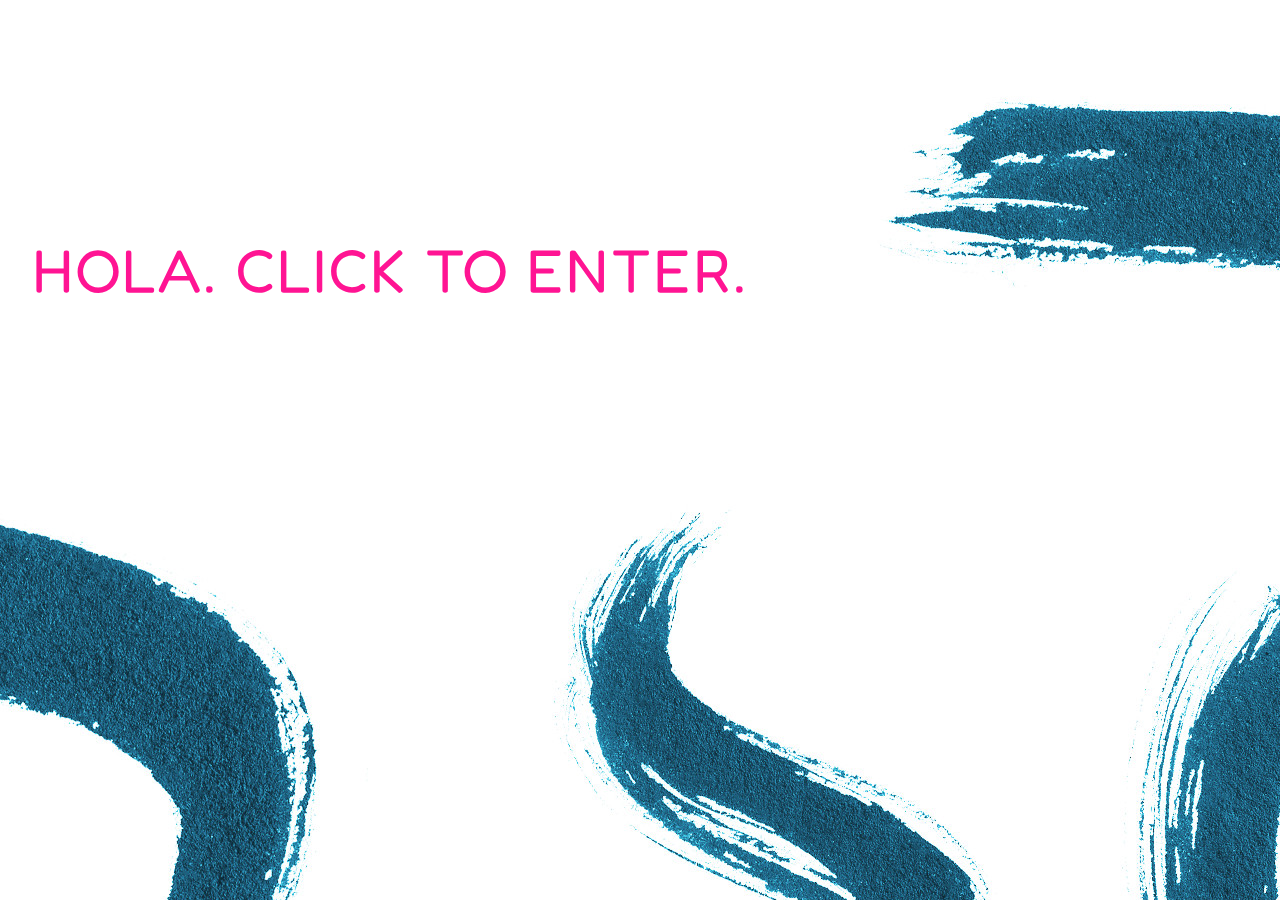
<file: index.html>
<!DOCTYPE html>
<html>
<head>
    <meta charset="utf-8">
    <meta name="viewport" content="width=device-width, initial-scale=1">
    <title>Michelle Jolliffe | Graphic & Web Design</title>
    <link rel="stylesheet" href="css/style.css">
    <link href='http://fonts.googleapis.com/css?family=Fredoka+One' rel='stylesheet' type='text/css'>
    <link href='http://fonts.googleapis.com/css?family=Nixie+One' rel='stylesheet' type='text/css'>
    <link href="css/lightbox.css" rel="stylesheet">
</head>
<style>
    html {
     background: url("img/bg.jpg") fixed no-repeat;
    }
</style>
<body>
   <main id="home">
       <h1><a href="work.html">HOLA. CLICK TO ENTER.</a></h1>
   </main>
</body>
</html>
</file>
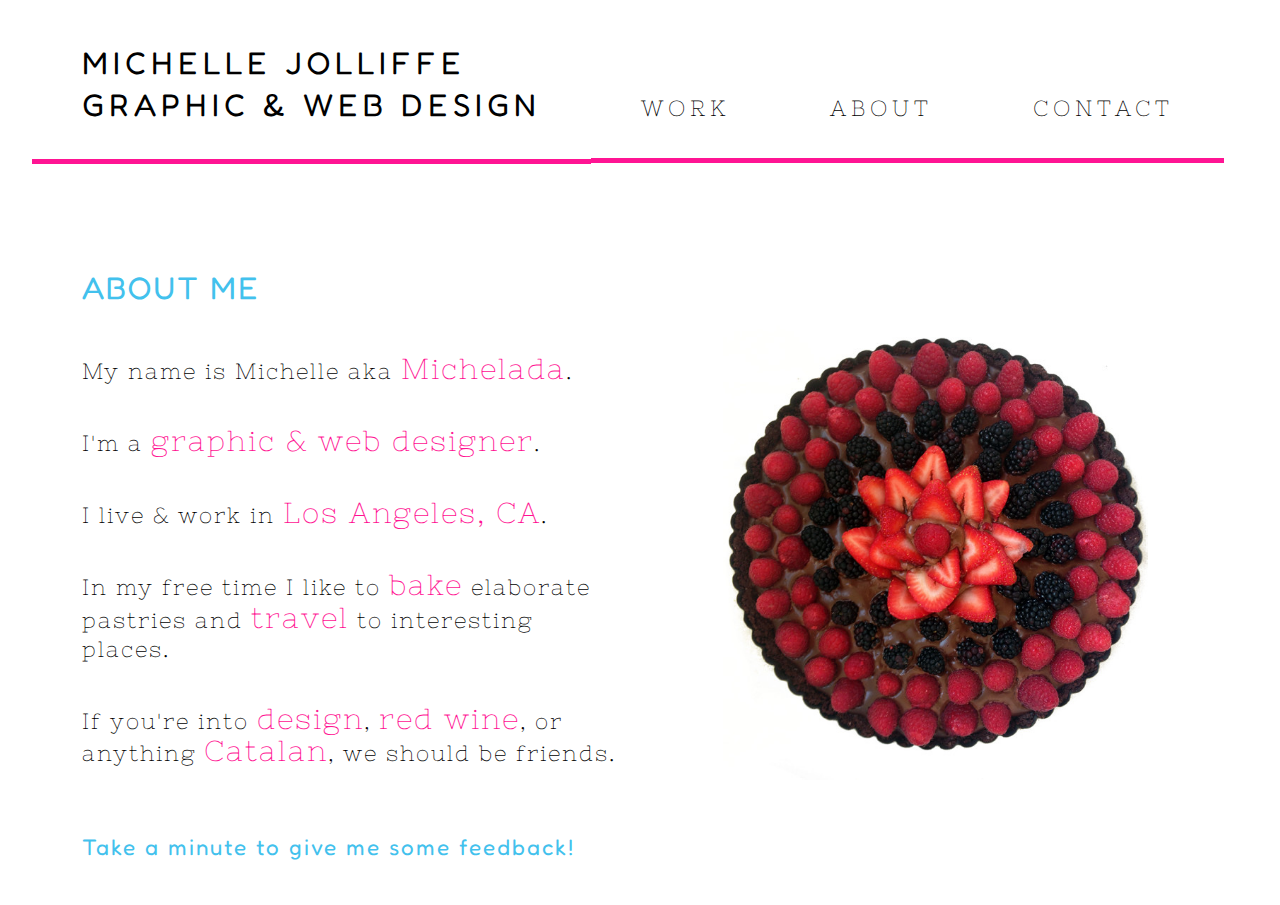
<file: about.html>
<!DOCTYPE html>
<html>
<head>
    <meta charset="utf-8">
    <meta name="viewport" content="width=device-width, initial-scale=1">
    <title>Michelle Jolliffe | Graphic & Web Design</title>
    <link rel="stylesheet" href="css/style.css">
    <link href='http://fonts.googleapis.com/css?family=Fredoka+One' rel='stylesheet' type='text/css'>
    <link href='http://fonts.googleapis.com/css?family=Nixie+One' rel='stylesheet' type='text/css'>
</head>
<body>
    <header>
        <div class="position">
            <nav>
                <ul>
                    <li class ="list"><a href="work.html"><em>MICHELLE JOLLIFFE<br>GRAPHIC & WEB DESIGN</em></a></li>
                    <li class ="mainlist"><a href="work.html">WORK</a></li>
                    <li class ="mainlist"><a href="about.html">ABOUT</a></li>
                    <li class ="mainlist"><a href="contact.html">CONTACT</a></li>
                </ul>
            </nav>
        </div>
    </header>
    <main>
        <div id="me">
            <img src="img/pastry2.jpg" alt="Chocolate Tart">
        </div>
        <h1><strong>ABOUT ME</strong></h1>
        <h2>My name is Michelle aka <b>Michelada</b>.</h2>
        <h2>I'm a <b>graphic & web designer</b>.</h2>
        <h2>I live & work in <b>Los Angeles, CA</b>.</h2>
        <h2>In my free time I like to <b>bake</b> elaborate pastries and <b>travel</b> to interesting places.</h2>
        <h2>If you're into <b>design</b>, <b>red wine</b>, or anything <b>Catalan</b>, we should be friends.</h2>
    </main>
    <footer><a href="mailto:michelle_jolliffe@alumni.brown.edu">Take a minute to give me some feedback!</a></footer>
</body>
</html>
</file>
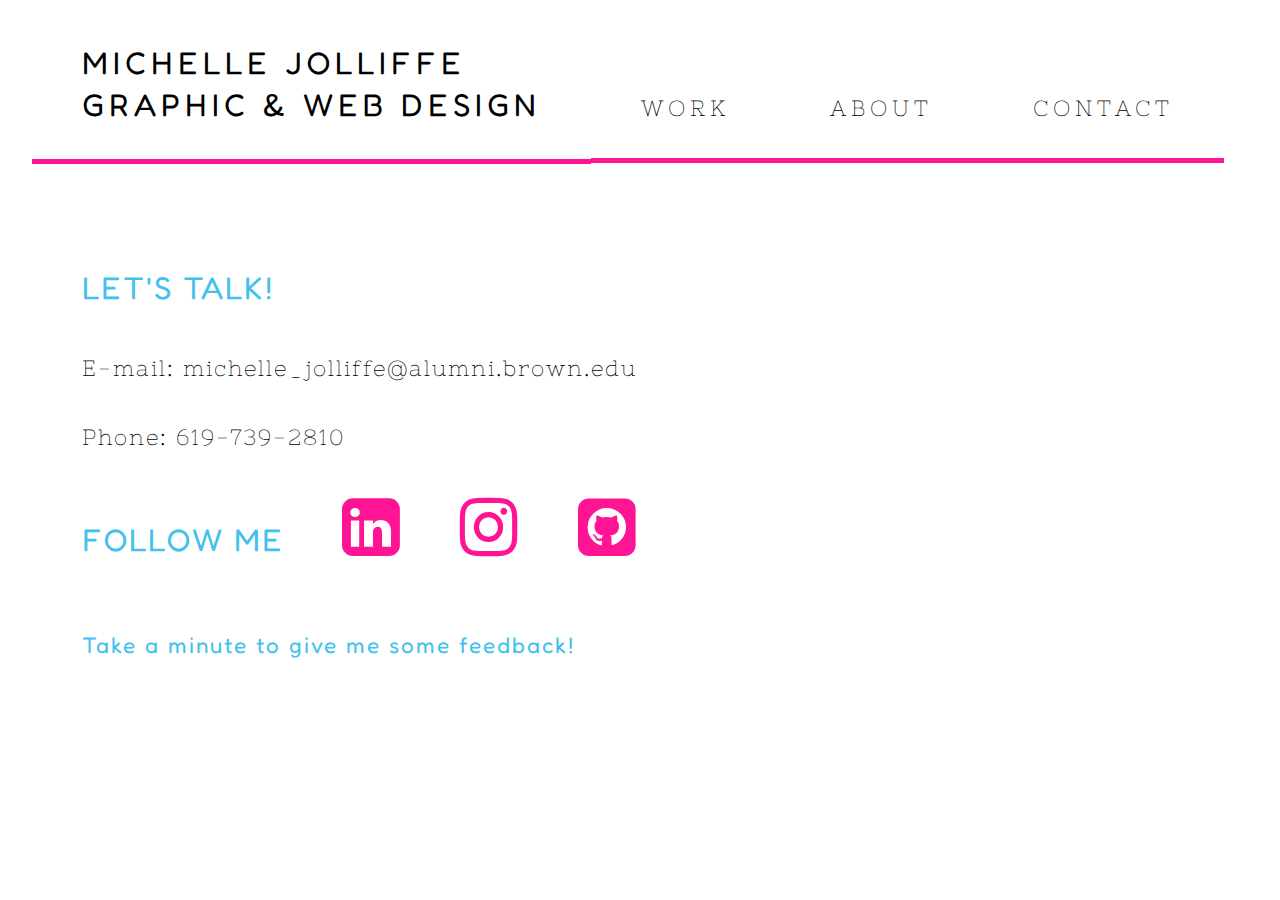
<file: contact.html>
<!DOCTYPE html>
<html>
<head>
    <meta charset="utf-8">
    <meta name="viewport" content="width=device-width, initial-scale=1">
    <title>Michelle Jolliffe | Graphic & Web Design</title>
    <link rel="stylesheet" href="css/style.css">
    <link href='http://fonts.googleapis.com/css?family=Fredoka+One' rel='stylesheet' type='text/css'>
    <link href='http://fonts.googleapis.com/css?family=Nixie+One' rel='stylesheet' type='text/css'>
    <link rel="stylesheet" href="https://maxcdn.bootstrapcdn.com/font-awesome/4.4.0/css/font-awesome.min.css">
</head>
<body>
    <header>
        <div class="position">
            <nav>
                <ul>
                    <li class ="list"><a href="work.html"><em>MICHELLE JOLLIFFE<br>GRAPHIC & WEB DESIGN</em></a></li>
                    <li class ="mainlist"><a href="work.html">WORK</a></li>
                    <li class ="mainlist"><a href="about.html">ABOUT</a></li>
                    <li class ="mainlist"><a href="contact.html">CONTACT</a></li>
                </ul>
            </nav>
        </div>
    </header>
    <main>
        <h1><strong>LET'S TALK!</strong></h1>
        <h2>E-mail: michelle_jolliffe@alumni.brown.edu</h2>
        <h2>Phone: 619-739-2810</h2>
        <h1><strong>FOLLOW ME</strong>
            <a href="https://www.linkedin.com/pub/michelle-jolliffe/37/8b3/8a4"><i class="fa fa-linkedin-square fa-3x"></i></a>
            <a href="https://instagram.com/michellejolliffe/"><i class="fa fa-instagram fa-3x"></i></a>
            <a href="https://github.com/mjolliffe"><i class="fa fa-github-square fa-3x"></i></a>
        </h1>
    <footer><a href="mailto:michelle_jolliffe@alumni.brown.edu">Take a minute to give me some feedback!</a></footer>
    </main>
</body>
</html>
</file>
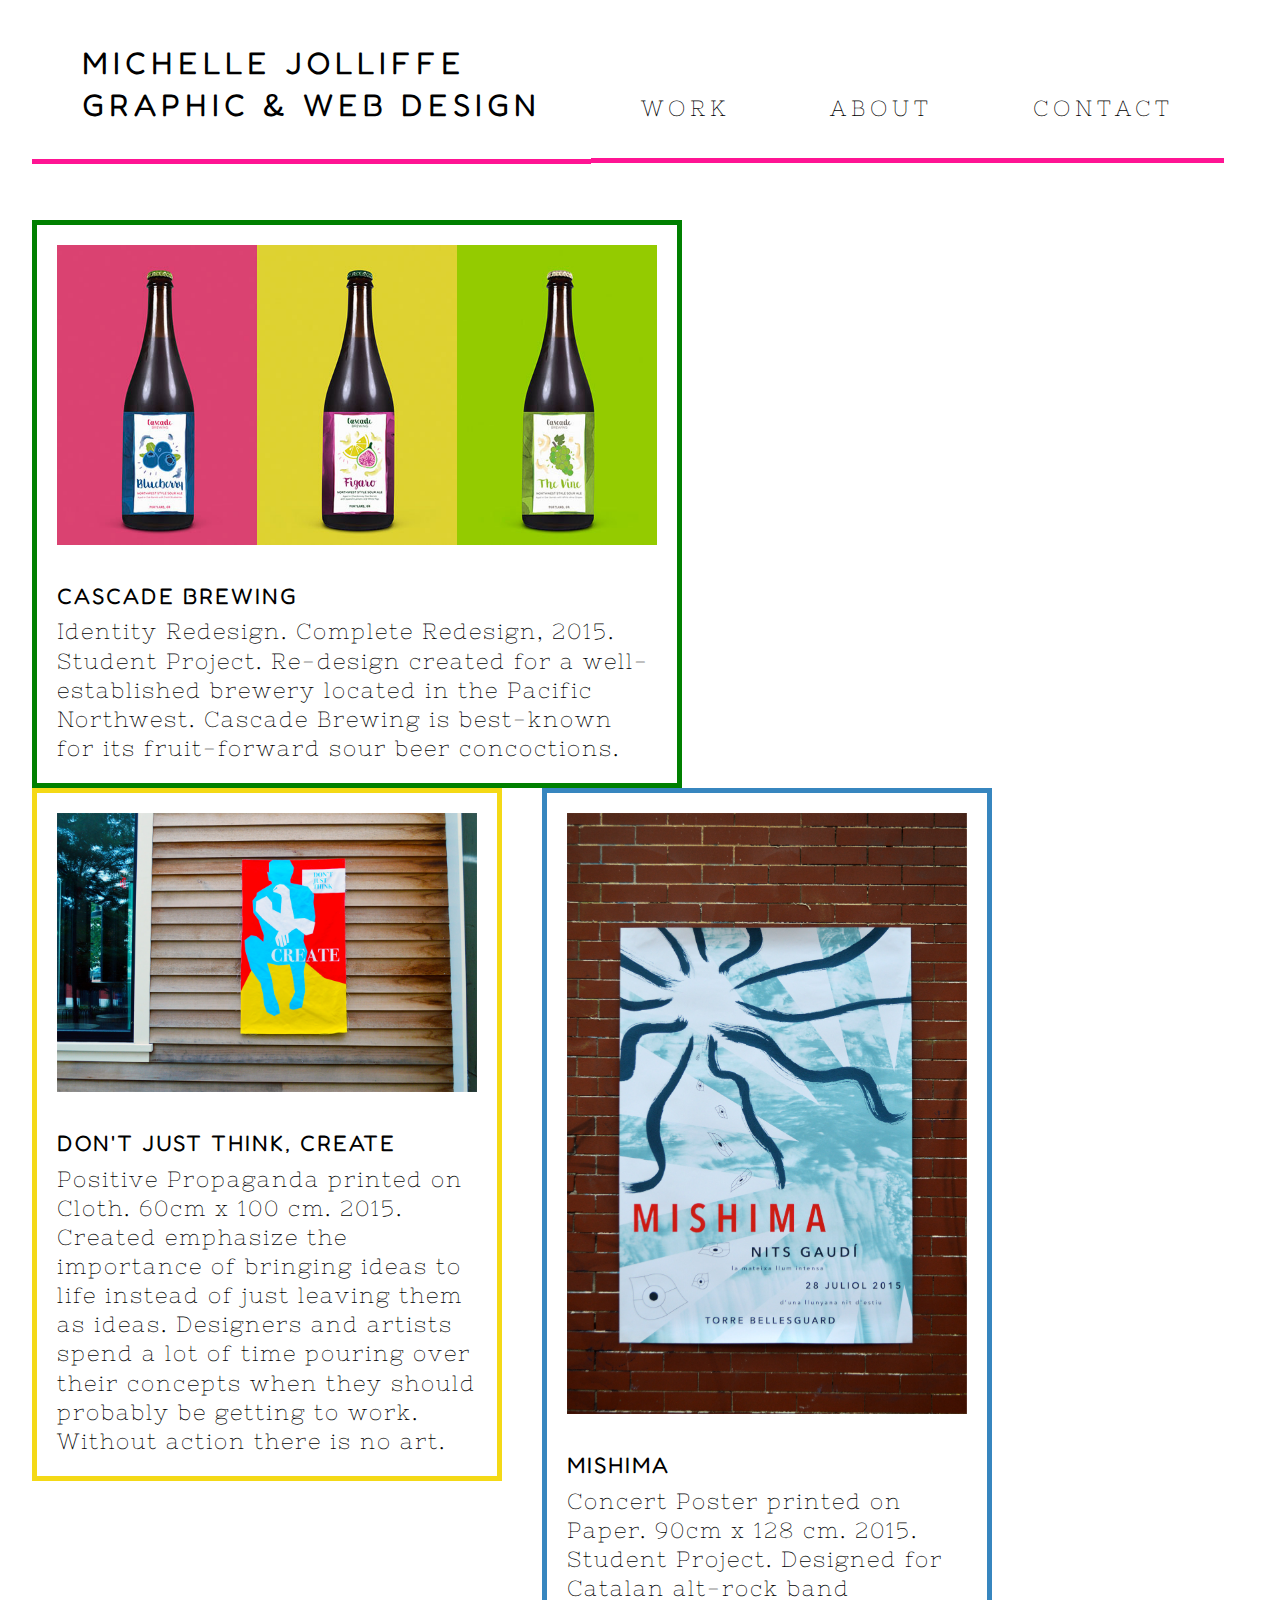
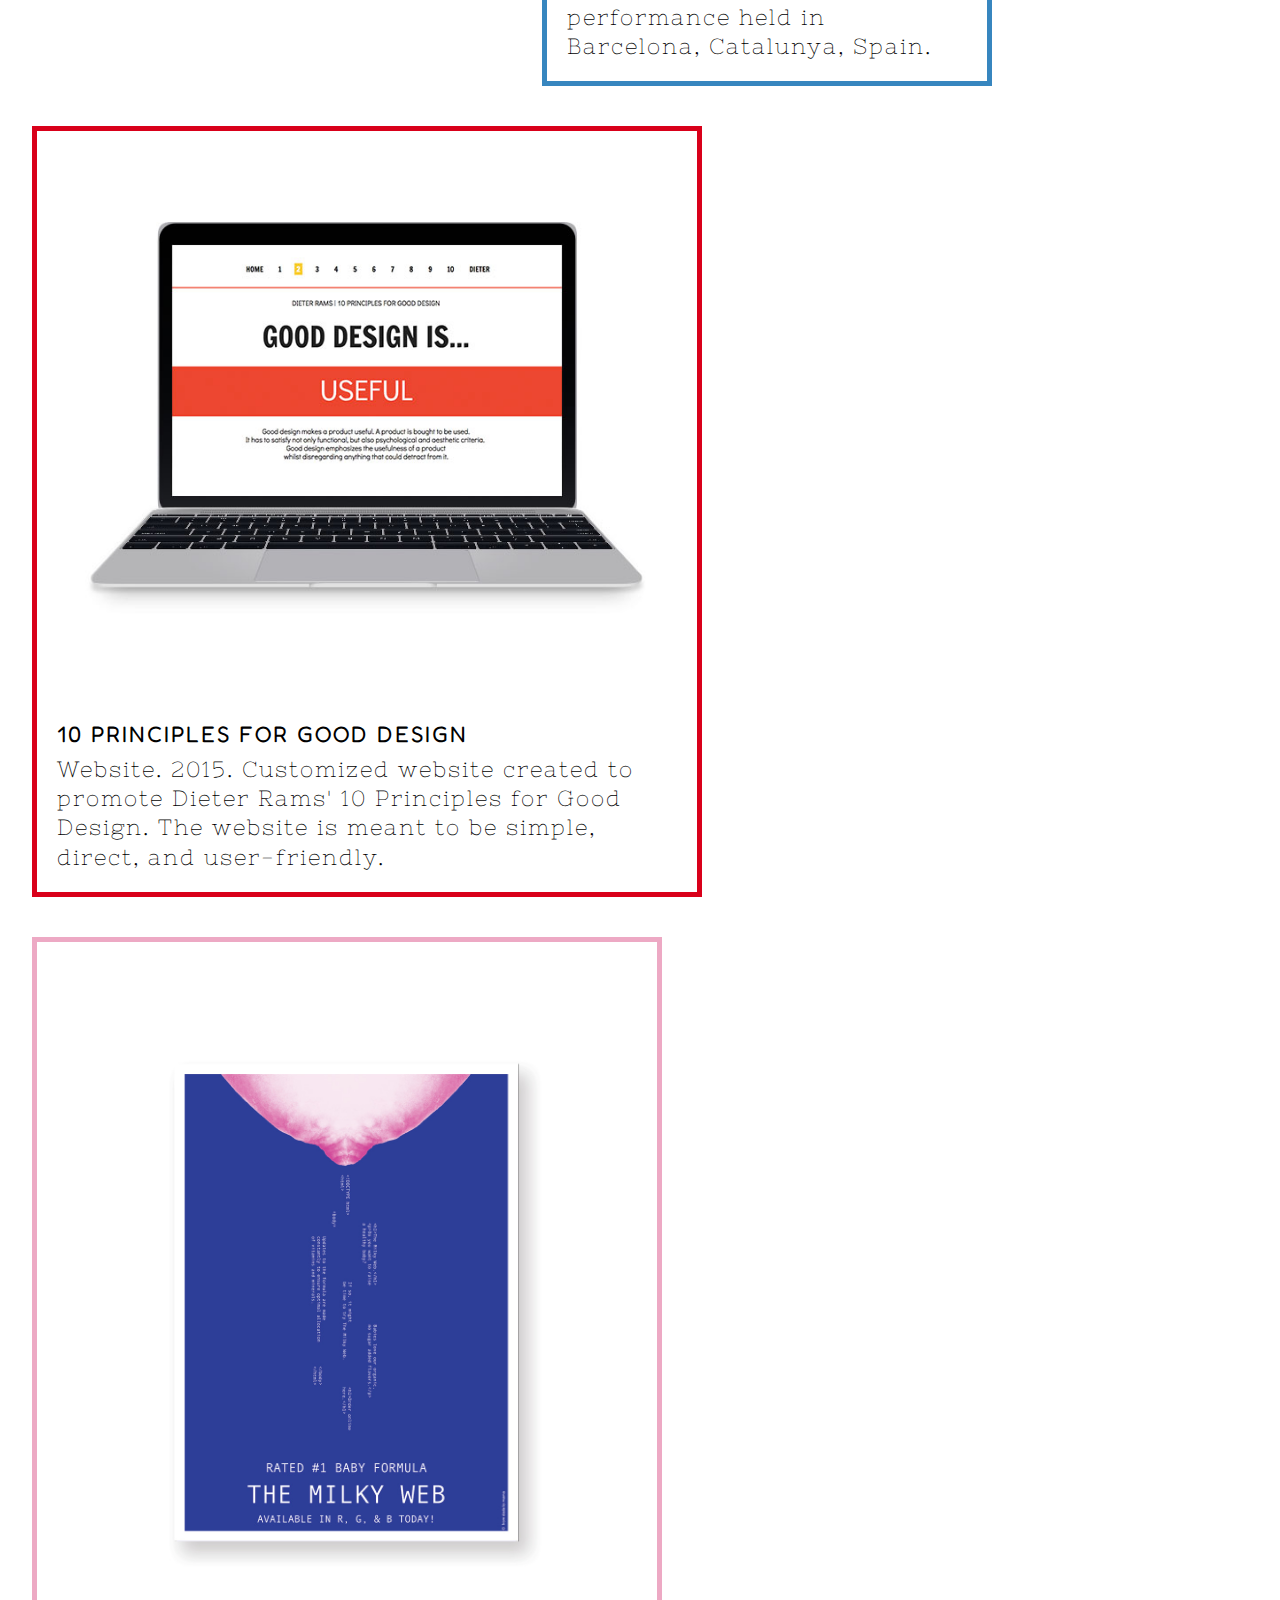
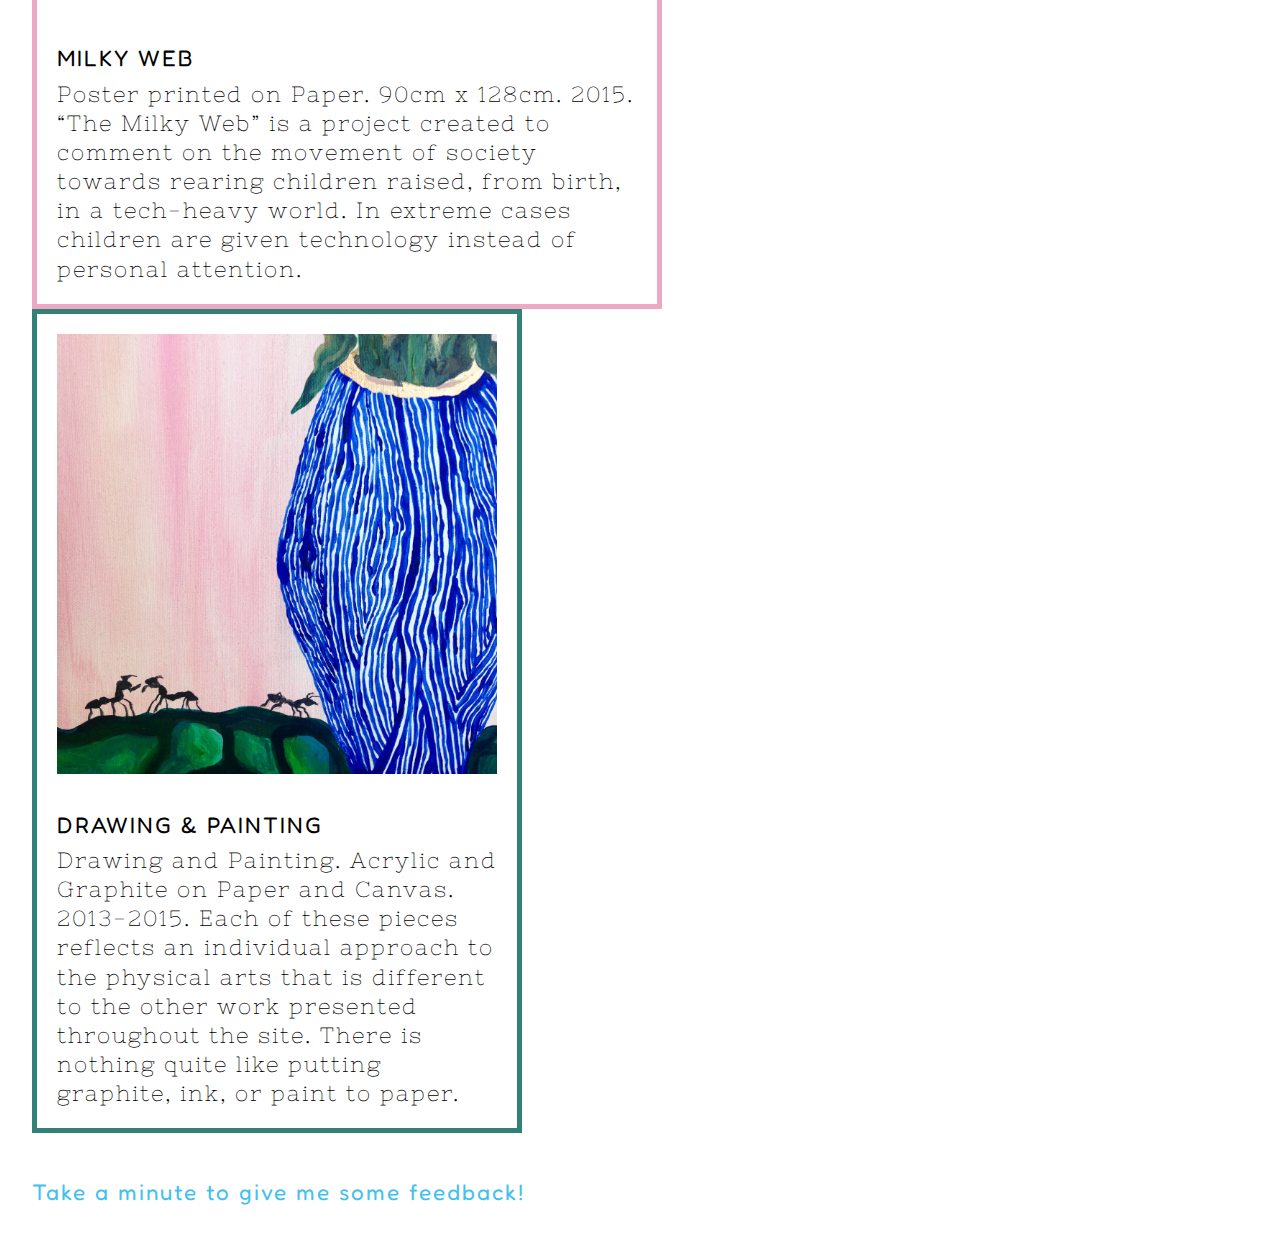
<file: work.html>
<!DOCTYPE html>
<html>
<head>
    <meta charset="utf-8">
    <meta name="viewport" content="width=device-width, initial-scale=1">
    <title>Michelle Jolliffe | Graphic & Web Design</title>
    <link rel="stylesheet" href="css/style.css">
    <link href='http://fonts.googleapis.com/css?family=Fredoka+One' rel='stylesheet' type='text/css'>
    <link href='http://fonts.googleapis.com/css?family=Nixie+One' rel='stylesheet' type='text/css'>
    <link href="css/lightbox.css" rel="stylesheet">
</head>
<body>
    <header>
        <div class="position">
            <nav>
                <ul>
                    <li class ="list"><a href="work.html"><em>MICHELLE JOLLIFFE<br>GRAPHIC & WEB DESIGN</em></a></li>
                    <li class ="mainlist"><a href="work.html">WORK</a></li>
                    <li class ="mainlist"><a href="about.html">ABOUT</a></li>
                    <li class ="mainlist"><a href="contact.html">CONTACT</a></li>
                </ul>
            </nav>
        </div>
    </header>
    <main>
        <div class="beer">
            <a class="example-image-link" href="img/Beer.jpg" data-lightbox="Beer"><div><img class="enlarge" src="img/Beer.jpg"></div></a>
            <a class="example-image-link" href="img/manual1-01.jpg" data-lightbox="Beer"><div><img style="display: none;" class="enlarge" src="img/manual1-01.jpg"></div></a>
            <a class="example-image-link" href="img/manual1-17.jpg" data-lightbox="Beer"><div><img style="display: none;" class="enlarge" src="img/manual1-17.jpg"></div></a>
            <a class="example-image-link" href="img/manual1-02.jpg" data-lightbox="Beer"><div><img style="display: none;" class="enlarge" src="img/manual1-02.jpg"></div></a>
            <a class="example-image-link" href="img/manual1-03.jpg" data-lightbox="Beer"><div><img style="display: none;" class="enlarge" src="img/manual1-03.jpg"></div></a>
            <a class="example-image-link" href="img/manual1-04.jpg" data-lightbox="Beer"><div><img style="display: none;" class="enlarge" src="img/manual1-04.jpg"></div></a>
            <a class="example-image-link" href="img/manual1-05.jpg" data-lightbox="Beer"><div><img style="display: none;" class="enlarge" src="img/manual1-05.jpg"></div></a>
            <a class="example-image-link" href="img/manual1-06.jpg" data-lightbox="Beer"><div><img style="display: none;" class="enlarge" src="img/manual1-06.jpg"></div></a>
            <a class="example-image-link" href="img/manual1-07.jpg" data-lightbox="Beer"><div><img style="display: none;" class="enlarge" src="img/manual1-07.jpg"></div></a>
            <a class="example-image-link" href="img/manual1-08.jpg" data-lightbox="Beer"><div><img style="display: none;" class="enlarge" src="img/manual1-08.jpg"></div></a>
            <a class="example-image-link" href="img/manual1-09.jpg" data-lightbox="Beer"><div><img style="display: none;" class="enlarge" src="img/manual1-09.jpg"></div></a>
            <a class="example-image-link" href="img/manual1-10.jpg" data-lightbox="Beer"><div><img style="display: none;" class="enlarge" src="img/manual1-10.jpg"></div></a>
            <a class="example-image-link" href="img/manual1-11.jpg" data-lightbox="Beer"><div><img style="display: none;" class="enlarge" src="img/manual1-11.jpg"></div></a>
            <a class="example-image-link" href="img/manual1-12.jpg" data-lightbox="Beer"><div><img style="display: none;" class="enlarge" src="img/manual1-12.jpg"></div></a>
            <a class="example-image-link" href="img/manual1-13.jpg" data-lightbox="Beer"><div><img style="display: none;" class="enlarge" src="img/manual1-13.jpg"></div></a>
            <a class="example-image-link" href="img/manual1-14.jpg" data-lightbox="Beer"><div><img style="display: none;" class="enlarge" src="img/manual1-14.jpg"></div></a>
            <a class="example-image-link" href="img/manual1-15.jpg" data-lightbox="Beer"><div><img style="display: none;" class="enlarge" src="img/manual1-15.jpg"></div></a>
            <a class="example-image-link" href="img/manual1-16.jpg" data-lightbox="Beer"><div><img style="display: none;" class="enlarge" src="img/manual1-16.jpg"></div></a>
            <h1>CASCADE BREWING</h1>
            <p>Identity Redesign. Complete Redesign, 2015. Student Project. Re-design created for a well-established brewery located in the Pacific Northwest. Cascade Brewing is best-known for its fruit-forward sour beer concoctions.</p>
        </div>
        <div class="create">
            <a class="example-image-link" href="img/Create1200.jpg" data-lightbox="Create"><div><img class="enlarge" src="img/Create1200.jpg"></div></a>
            <a class="example-image-link" href="img/Create2.jpg" data-lightbox="Create"><div><img style="display: none;" class="enlarge" src="img/Create2.jpg"></div></a>
            <a class="example-image-link" href="img/Create1.jpg" data-lightbox="Create"><div><img style="display: none;" class="enlarge" src="img/Create1.jpg"></div></a>
            <a class="example-image-link" href="img/Create3.jpg" data-lightbox="Create"><div><img style="display: none;" class="enlarge" src="img/Create3.jpg"></div></a>
            <a class="example-image-link" href="img/Create4.jpg" data-lightbox="Create"><div><img style="display: none;" class="enlarge" src="img/Create4.jpg"></div></a>
            <h1>DON'T JUST THINK, CREATE</h1>
            <p>Positive Propaganda printed on Cloth. 60cm x 100 cm. 2015. Created emphasize the importance of bringing ideas to life instead of just leaving them as ideas. Designers and artists spend a lot of time pouring over their concepts when they should probably be getting to work. Without action there is no art.</p>
        </div>
        <div class="mishima">
            <a class="example-image-link" href="img/mishima1200.jpg" data-lightbox="Mishima"><div><img class="enlarge" src="img/mishima1200.jpg"></div></a>
            <a class="example-image-link" href="img/mishima5.jpg" data-lightbox="Mishima"><div><img style="display: none;" class="enlarge" src="img/mishima5.jpg"></div></a>
            <a class="example-image-link" href="img/mishima4.jpg" data-lightbox="Mishima"><div><img style="display: none;"  class="enlarge" src="img/mishima4.jpg"></div></a>
            <a class="example-image-link" href="img/mishima3.jpg" data-lightbox="Mishima"><div><img style="display: none;"  class="enlarge" src="img/mishima3.jpg"></div></a>
            <a class="example-image-link" href="img/mishima2.jpg" data-lightbox="Mishima"><div><img style="display: none;"  class="enlarge" src="img/mishima2.jpg"></div></a>
            <h1>MISHIMA</h1>
            <p>Concert Poster printed on Paper. 90cm x 128 cm. 2015. Student Project. Designed for Catalan alt-rock band performance held in Barcelona, Catalunya, Spain.</p>
        </div>
        <div class="design">
            <a class="example-image-link" href="img/DesignUseful700.jpg" data-lightbox="Design"><div><img class="enlarge" src="img/DesignUseful700.jpg"></div></a>
            <a class="example-image-link" href="img/Design4.jpg" data-lightbox="Design"><div><img style="display: none;" class="enlarge" src="img/Design4.jpg"></div></a>
            <a class="example-image-link" href="img/Design2.jpg" data-lightbox="Design"><div><img style="display: none;" class="enlarge" src="img/Design2.jpg"></div></a>
            <a class="example-image-link" href="img/Design3.jpg" data-lightbox="Design"><div><img style="display: none;" class="enlarge" src="img/Design3.jpg"></div></a>
            <h1>10 PRINCIPLES FOR GOOD DESIGN</h1>
            <p>Website. 2015. Customized website created to promote Dieter Rams' 10 Principles for Good Design. The website is meant to be simple, direct, and user-friendly.</p>
        </div>
        <div class="boobs">
            <a class="example-image-link" href="img/BoobzWhite1200.jpg" data-lightbox="Milky-Web"><div><img class="enlarge" src="img/BoobzWhite1200.jpg"></div></a>
            <a class="example-image-link" href="img/Boob3.jpg" data-lightbox="Milky-Web"><div><img style="display: none;" class="enlarge" src="img/Boob3.jpg"></div></a>
            <a class="example-image-link" href="img/Boob2.jpg" data-lightbox="Milky-Web"><div><img style="display: none;" class="enlarge" src="img/Boob2.jpg"></div></a>
            <h1>MILKY WEB</h1>
            <p>Poster printed on Paper. 90cm x 128cm. 2015. “The Milky Web” is a project created to comment on the movement of society towards rearing children raised, from birth, in a tech-heavy world. In extreme cases children are given technology instead of personal attention.</p>
        </div>
        <div class="paint">
            <a class="example-image-link" href="img/paint1.jpg" data-lightbox="paint"><div><img class="enlarge" src="img/paint1.jpg"></div></a>
            <a class="example-image-link" href="img/paint5.jpg" data-lightbox="paint"><div><img style="display: none;" class="enlarge" src="img/paint5.jpg"></div></a>
            <a class="example-image-link" href="img/paint6.jpg" data-lightbox="paint"><div><img style="display: none;" class="enlarge" src="img/paint6.jpg"></div></a>
            <a class="example-image-link" href="img/paint2.jpg" data-lightbox="paint"><div><img style="display: none;" class="enlarge" src="img/paint2.jpg"></div></a>
            <a class="example-image-link" href="img/paint3.jpg" data-lightbox="paint"><div><img style="display: none;" class="enlarge" src="img/paint3.jpg"></div></a>
            <a class="example-image-link" href="img/drawing1.jpg" data-lightbox="paint"><div><img style="display: none;" class="enlarge" src="img/drawing1.jpg"></div></a>
            <h1>DRAWING & PAINTING</h1>
            <p>Drawing and Painting. Acrylic and Graphite on Paper and Canvas. 2013-2015. Each of these pieces reflects an individual approach to the physical arts that is different to the other work presented throughout the site. There is nothing quite like putting graphite, ink, or paint to paper.</p>
        </div>
        <script src="js/lightbox-plus-jquery.js"></script>
    </main>
    <footer id="workfooter"><a href="mailto:michelle_jolliffe@alumni.brown.edu">Take a minute to give me some feedback!</a></footer>
</body>
</html>
</file>
<file: css/style.css>
/* http://meyerweb.com/eric/tools/css/reset/
   v2.0 | 20110126
   License: none (public domain)
*/
html, body, div, span, applet, object, iframe,
h1, h2, h3, h4, h5, h6, p, blockquote, pre,
a, abbr, acronym, address, big, cite, code,
del, dfn, em, img, ins, kbd, q, s, samp,
small, strike, strong, sub, sup, tt, var,
b, u, i, center,
dl, dt, dd, ol, ul, li,
fieldset, form, label, legend,
table, caption, tbody, tfoot, thead, tr, th, td,
article, aside, canvas, details, embed,
figure, figcaption, footer, header, hgroup,
menu, nav, output, ruby, section, summary,
time, mark, audio, video {
  margin: 0;
  padding: 0;
  border: 0;
  font-size: 100%;
  font: inherit;
  vertical-align: baseline;
}

/* HTML5 display-role reset for older browsers */
article, aside, details, figcaption, figure,
footer, header, hgroup, menu, nav, section {
  display: block;
}

body {
  line-height: 1;
}

ol, ul {
  list-style: none;
}

blockquote, q {
  quotes: none;
}

blockquote:before, blockquote:after,
q:before, q:after {
  content: '';
  content: none;
}

table {
  border-collapse: collapse;
  border-spacing: 0;
}

/* ------------------------------------------------------------------------------ *\
   BORDER RADIUS
\* ------------------------------------------------------------------------------ */
/* ------------------------------------------------------------------------------ *\
   TRANSITION
\* ------------------------------------------------------------------------------ */
/* ------------------------------------------------------------------------------ *\
   BOX SHADOW
\* ------------------------------------------------------------------------------ */
/* ------------------------------------------------------------------------------ *\
   LINEAR GRADIENT

   Author: Dan Cederholm
\* ------------------------------------------------------------------------------ */
html {
  background: white;
}

body {
  margin: 0 auto;
  width: 95%;
}

li {
  padding: 0px 50px 30px;
  font-family: "Nixie One", cursive;
  font-size: 1.4em;
  float: left;
  letter-spacing: 5px;
  line-height: 1.8em;
  display: block;
  border-bottom: 5px solid deeppink;
  background-color: white;
}

em {
  font-family: "Fredoka One", cursive;
  font-size: 1.4em;
  line-height: 1.2em;
}

.list {
  padding-top: 44px;
  background-color: white;
}

.mainlist {
  padding-top: 88px;
  padding-bottom: 30px;
}

li a {
  color: black;
  text-decoration: none;
}

li a:hover {
  color: deeppink;
}
li a:hover em {
  color: #42c1ed;
}

.position {
  position: fixed;
}

main {
  padding-top: 220px;
}

.beer {
  margin: 0px 90px 0px 0px;
  padding: 20px;
  border: 5px solid green;
  overflow: scroll;
  width: 600px;
  float: left;
}

.create {
  margin: 0px 40px 0px 0px;
  padding: 20px;
  border: 5px solid #f4d916;
  overflow: scroll;
  width: 420px;
  float: left;
}

.mishima {
  margin: 0px 90px 0px 0px;
  padding: 20px;
  border: 5px solid rgba(42, 126, 187, 0.94);
  overflow: scroll;
  width: 400px;
  float: left;
}

.design {
  margin: 40px 40px 0px 0px;
  padding: 20px;
  border: 5px solid #d9001a;
  overflow: scroll;
  width: 620px;
  float: left;
}

.boobs {
  margin: 40px 90px 0px 0px;
  padding: 20px;
  border: 5px solid #eda9c4;
  overflow: scroll;
  width: 580px;
  float: left;
  clear: left;
}

.paint {
  margin: 0px 40px 0px 0px;
  padding: 20px;
  border: 5px solid #338077;
  overflow: scroll;
  width: 440px;
  float: left;
}

h1 {
  font-family: "Fredoka One", cursive;
  font-size: 1.4em;
  letter-spacing: 2px;
  padding-top: 20px;
}

p {
  font-family: "Nixie One", cursive;
  font-size: 1.4em;
  letter-spacing: 2px;
  line-height: 1.3em;
  text-align: left;
  padding-top: 10px;
}

img {
  display: block;
  alignment: center;
  padding: 0px 20px 20px 0px;
  width: 100%;
}

strong {
  font-family: "Fredoka One", cursive;
  font-size: 1.4em;
  line-height: 3em;
  padding-left: 50px;
  color: #42c1ed;
}

h2 {
  font-family: "Nixie One", cursive;
  font-size: 1.4em;
  letter-spacing: 2px;
  line-height: 1.3em;
  text-align: left;
  padding: 20px 50px;
}

span {
  padding-top: 100px;
}

i {
  color: deeppink;
  padding-left: 50px;
}

#home {
  font-size: 2.7em;
  text-decoration: none;
}

#home a {
  color: deeppink;
  text-decoration: none;
}

#me {
  width: 425px;
  float: right;
  margin: 50px;
  padding: 50px;
  border-radius: 30%;
}

b {
  color: deeppink;
  font-size: 1.3em;
}

footer {
  font-family: "Fredoka One", cursive;
  font-size: 1.4em;
  line-height: 3em;
  padding: 25px 50px;
  color: #42c1ed;
  letter-spacing: 2px;
  clear: left;
}

footer a {
  text-decoration: none;
  color: #42c1ed;
}

#workfooter {
  padding: 25px 0px;
}
</file>
